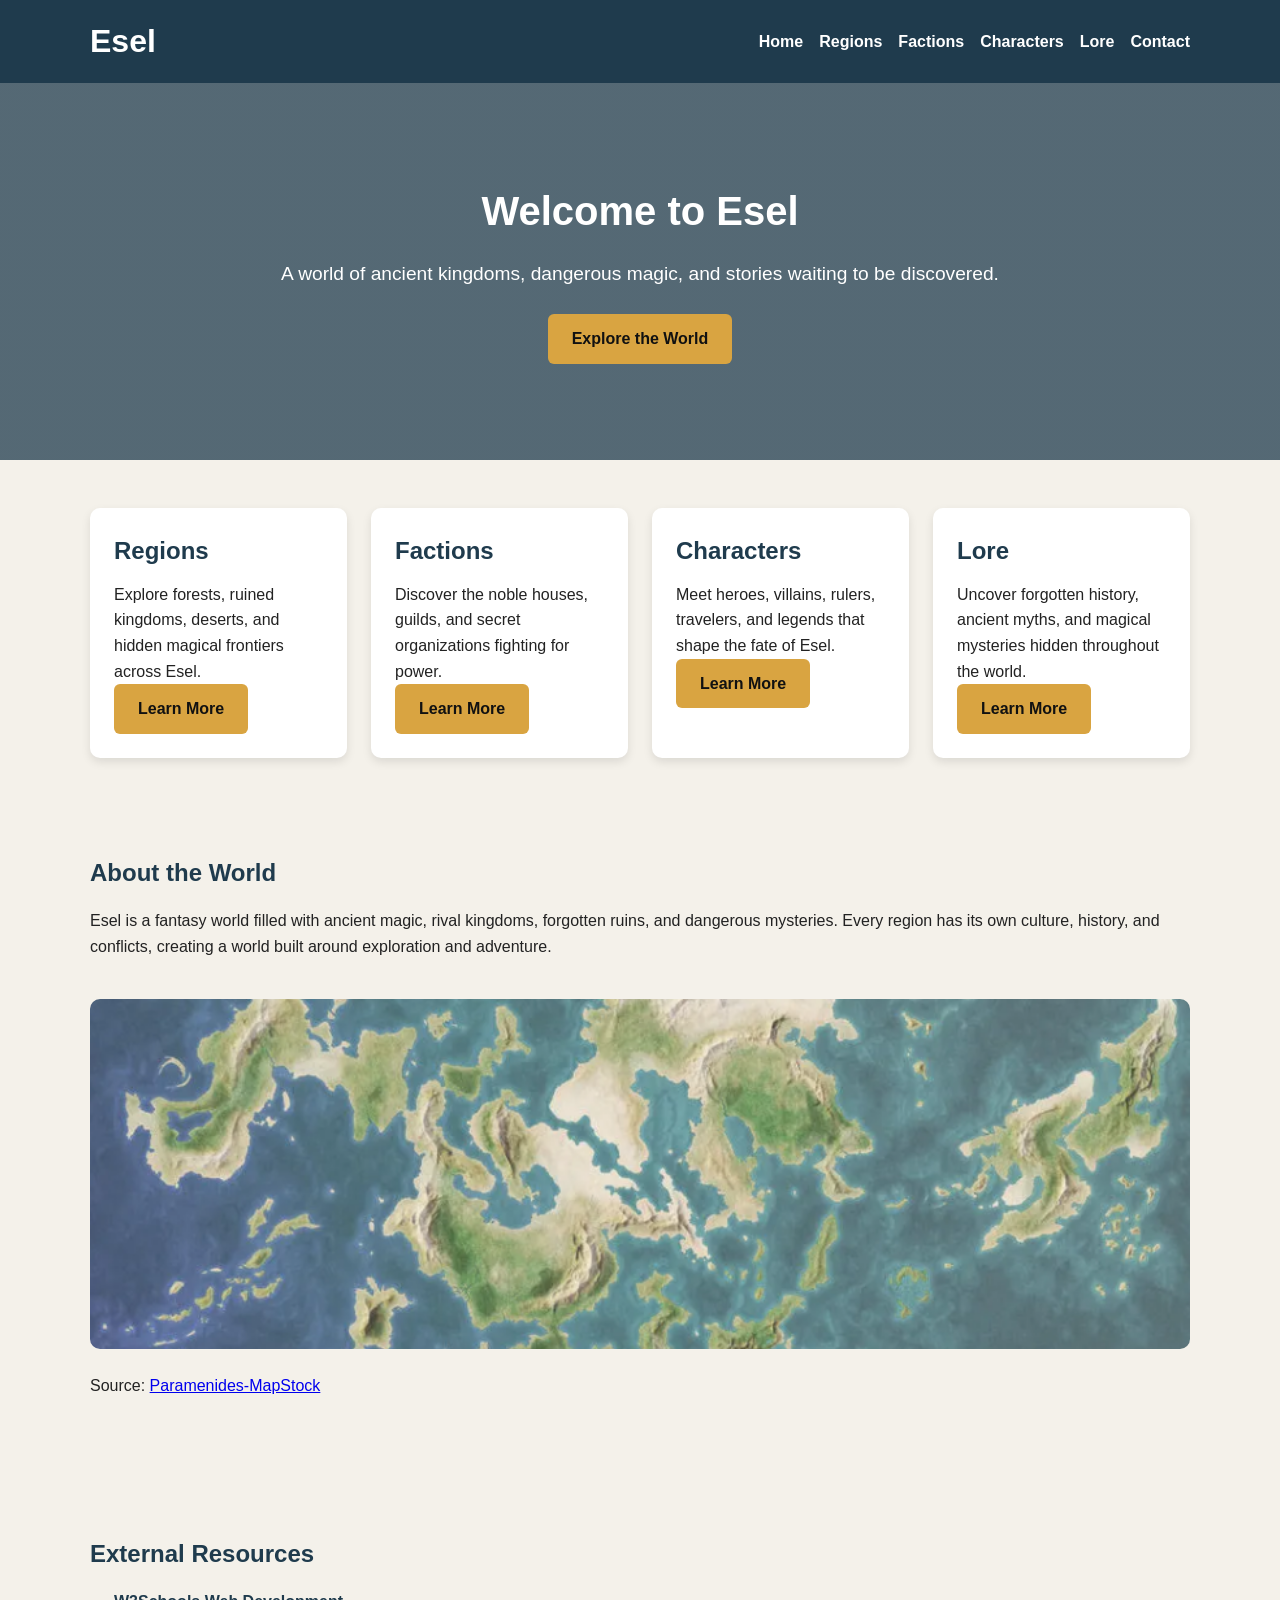
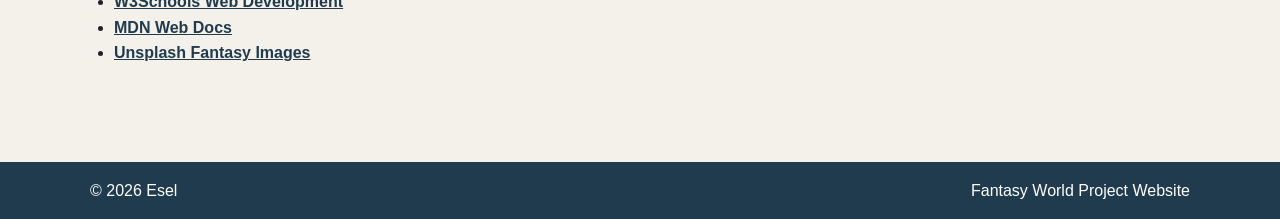
<file: index.html>
<!DOCTYPE html>
<html lang="en">
<head>
  <meta charset="UTF-8" />
  <meta name="viewport" content="width=device-width, initial-scale=1.0" />

  <title>Home | Esel</title>

  <meta
    name="description"
    content="Explore Esel, a fantasy world filled with magic, mystery, factions, and adventure."
  />

  <link rel="stylesheet" href="style.css" />
</head>

<body>

  <header class="site-header">
    <div class="container">

      <a class="logo" href="index.html">Esel</a>

      <nav class="main-nav" aria-label="Main navigation">
        <ul>
          <li><a href="index.html">Home</a></li>
          <li><a href="regions.html">Regions</a></li>
          <li><a href="factions.html">Factions</a></li>
          <li><a href="characters.html">Characters</a></li>
          <li><a href="lore.html">Lore</a></li>
          <li><a href="contact.html">Contact</a></li>
        </ul>
      </nav>

    </div>
  </header>

  <main>

    <section class="hero">
      <div class="container">

        <h1>Welcome to Esel</h1>

        <p>
          A world of ancient kingdoms, dangerous magic, and stories waiting to be discovered.
        </p>

        <a class="btn" href="regions.html">Explore the World</a>

      </div>
    </section>

    <section class="features">
      <div class="container">

        <div class="card-grid">

          <article class="card">
            <h2>Regions</h2>

            <p>
              Explore forests, ruined kingdoms, deserts, and hidden magical frontiers across Esel.
            </p>

            <a class="btn" href="regions.html">Learn More</a>
          </article>

          <article class="card">
            <h2>Factions</h2>

            <p>
              Discover the noble houses, guilds, and secret organizations fighting for power.
            </p>

            <a class="btn" href="factions.html">Learn More</a>
          </article>

          <article class="card">
            <h2>Characters</h2>

            <p>
              Meet heroes, villains, rulers, travelers, and legends that shape the fate of Esel.
            </p>

            <a class="btn" href="characters.html">Learn More</a>
          </article>

          <article class="card">
            <h2>Lore</h2>

            <p>
              Uncover forgotten history, ancient myths, and magical mysteries hidden throughout the world.
            </p>

            <a class="btn" href="lore.html">Learn More</a>
          </article>

        </div>
      </div>
    </section>

    <section class="about-world">
      <div class="container">

        <h2>About the World</h2>

        <p>
          Esel is a fantasy world filled with ancient magic, rival kingdoms,
          forgotten ruins, and dangerous mysteries. Every region has its own
          culture, history, and conflicts, creating a world built around
          exploration and adventure.
        </p>

        <img
          class="feature-image"
          src="images/esel-map.png"
          alt="Fantasy world map of Esel showing continents, islands, oceans, and major regions"
        />

        <p>
          Source:
          <a
            href="https://www.deviantart.com/"
            target="_blank"
          >
            Paramenides-MapStock
          </a>
        </p>

      </div>
    </section>

    <section class="page-section">
      <div class="container">

        <h2>External Resources</h2>

        <ul class="external-links">
          <li>
            <a href="https://www.w3schools.com/" target="_blank">
              W3Schools Web Development
            </a>
          </li>

          <li>
            <a href="https://developer.mozilla.org/" target="_blank">
              MDN Web Docs
            </a>
          </li>

          <li>
            <a href="https://unsplash.com/" target="_blank">
              Unsplash Fantasy Images
            </a>
          </li>
        </ul>

      </div>
    </section>

  </main>

  <footer class="site-footer">
    <div class="container footer-content">

      <p>&copy; 2026 Esel</p>

      <p>Fantasy World Project Website</p>

    </div>
  </footer>

</body>
</html>
</file>
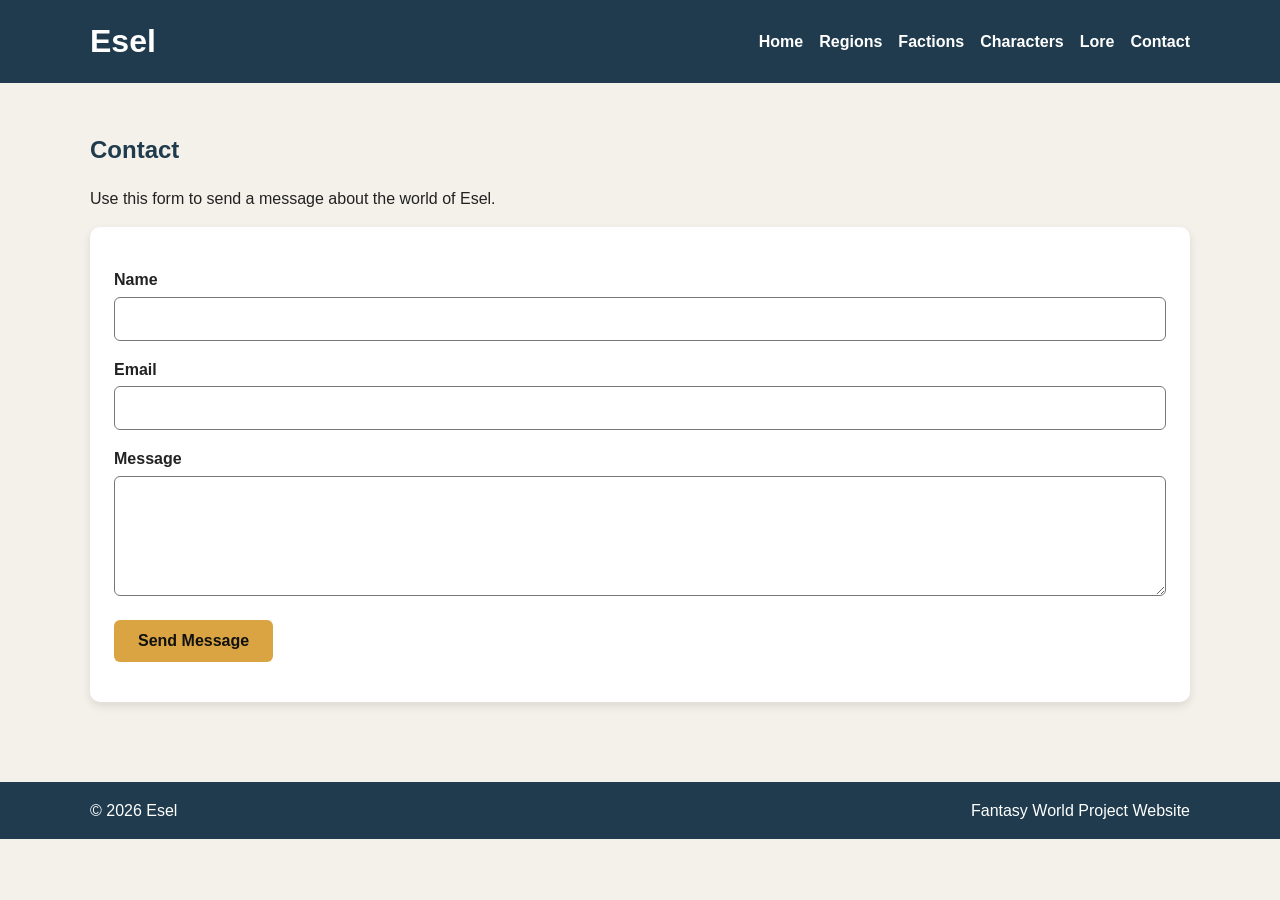
<file: contact.html>
<!DOCTYPE html>
<html lang="en">
<head>
  <meta charset="UTF-8" />
  <meta name="viewport" content="width=device-width, initial-scale=1.0" />

  <title>Contact | Esel</title>
  <meta name="description" content="Contact the creator of the Esel fantasy world website." />

  <link rel="stylesheet" href="style.css" />
</head>

<body>
  <header class="site-header">
    <div class="container">
      <a class="logo" href="index.html">Esel</a>

      <nav class="main-nav" aria-label="Main navigation">
        <ul>
          <li><a href="index.html">Home</a></li>
          <li><a href="regions.html">Regions</a></li>
          <li><a href="factions.html">Factions</a></li>
          <li><a href="characters.html">Characters</a></li>
          <li><a href="lore.html">Lore</a></li>
          <li><a href="contact.html">Contact</a></li>
        </ul>
      </nav>
    </div>
  </header>

  <main>
    <section class="page-section">
      <div class="container">
        <h1>Contact</h1>

        <p>
          Use this form to send a message about the world of Esel.
        </p>

        <form id="contactForm">
          <label for="name">Name</label>
          <input type="text" id="name" name="name" />

          <label for="email">Email</label>
          <input type="email" id="email" name="email" />

          <label for="message">Message</label>
          <textarea id="message" name="message"></textarea>

          <button type="submit">Send Message</button>

          <p id="formMessage"></p>
        </form>
      </div>
    </section>
  </main>

  <footer class="site-footer">
    <div class="container footer-content">
      <p>&copy; 2026 Esel</p>
      <p>Fantasy World Project Website</p>
    </div>
  </footer>

  <script src="script.js"></script>
</body>
</html>
</file>
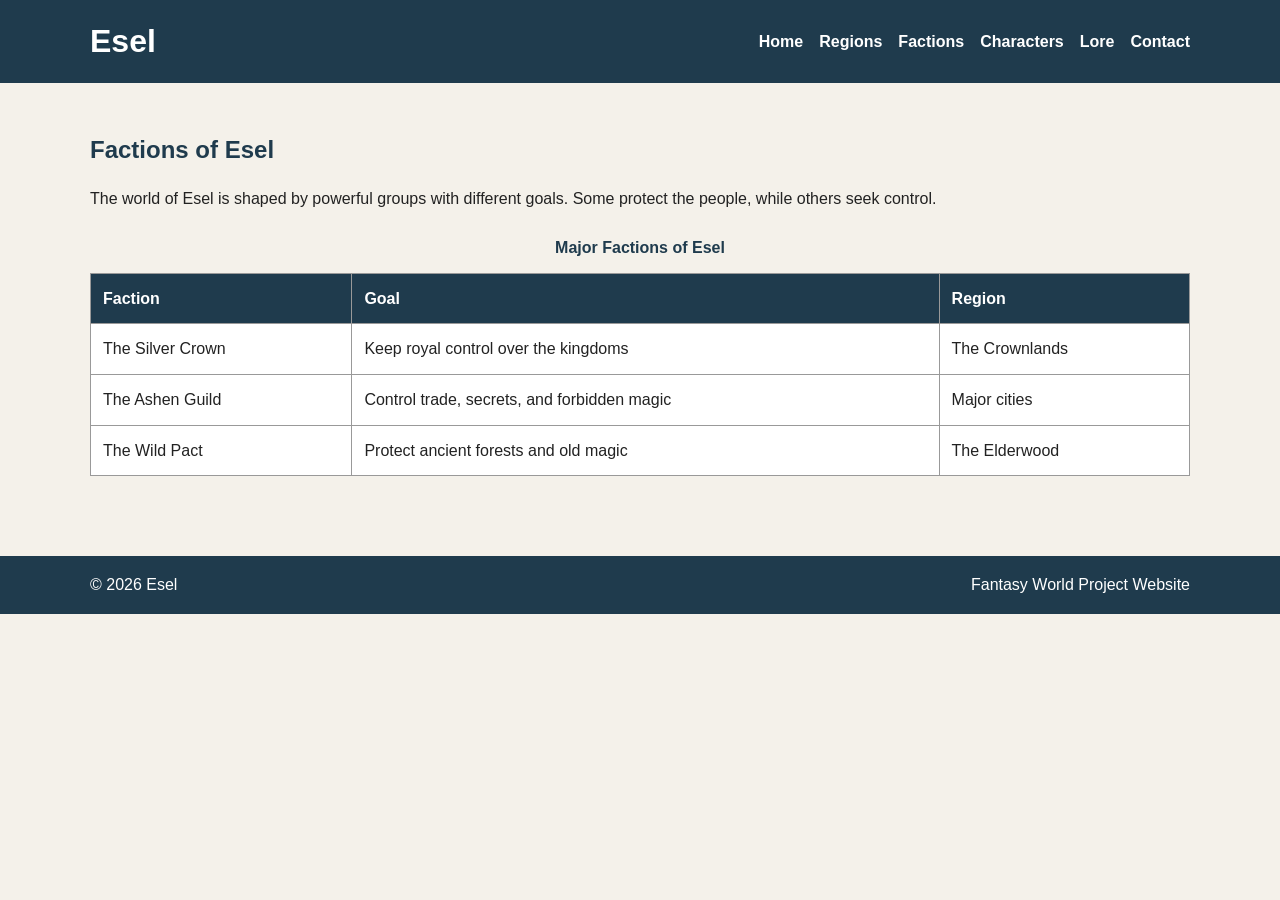
<file: factions.html>
<!DOCTYPE html>
<html lang="en">
<head>
  <meta charset="UTF-8" />
  <meta name="viewport" content="width=device-width, initial-scale=1.0" />

  <title>Factions | Esel</title>
  <meta name="description" content="Learn about the major factions of Esel and the groups fighting for power." />

  <link rel="stylesheet" href="style.css" />
</head>

<body>
  <header class="site-header">
    <div class="container">
      <a class="logo" href="index.html">Esel</a>

      <nav class="main-nav" aria-label="Main navigation">
        <ul>
          <li><a href="index.html">Home</a></li>
          <li><a href="regions.html">Regions</a></li>
          <li><a href="factions.html">Factions</a></li>
          <li><a href="characters.html">Characters</a></li>
          <li><a href="lore.html">Lore</a></li>
          <li><a href="contact.html">Contact</a></li>
        </ul>
      </nav>
    </div>
  </header>

  <main>
    <section class="page-section">
      <div class="container">
        <h1>Factions of Esel</h1>

        <p>
          The world of Esel is shaped by powerful groups with different goals.
          Some protect the people, while others seek control.
        </p>

        <table>
          <caption>Major Factions of Esel</caption>
          <thead>
            <tr>
              <th>Faction</th>
              <th>Goal</th>
              <th>Region</th>
            </tr>
          </thead>
          <tbody>
            <tr>
              <td>The Silver Crown</td>
              <td>Keep royal control over the kingdoms</td>
              <td>The Crownlands</td>
            </tr>
            <tr>
              <td>The Ashen Guild</td>
              <td>Control trade, secrets, and forbidden magic</td>
              <td>Major cities</td>
            </tr>
            <tr>
              <td>The Wild Pact</td>
              <td>Protect ancient forests and old magic</td>
              <td>The Elderwood</td>
            </tr>
          </tbody>
        </table>
      </div>
    </section>
  </main>

  <footer class="site-footer">
    <div class="container footer-content">
      <p>&copy; 2026 Esel</p>
      <p>Fantasy World Project Website</p>
    </div>
  </footer>
</body>
</html>
</file>
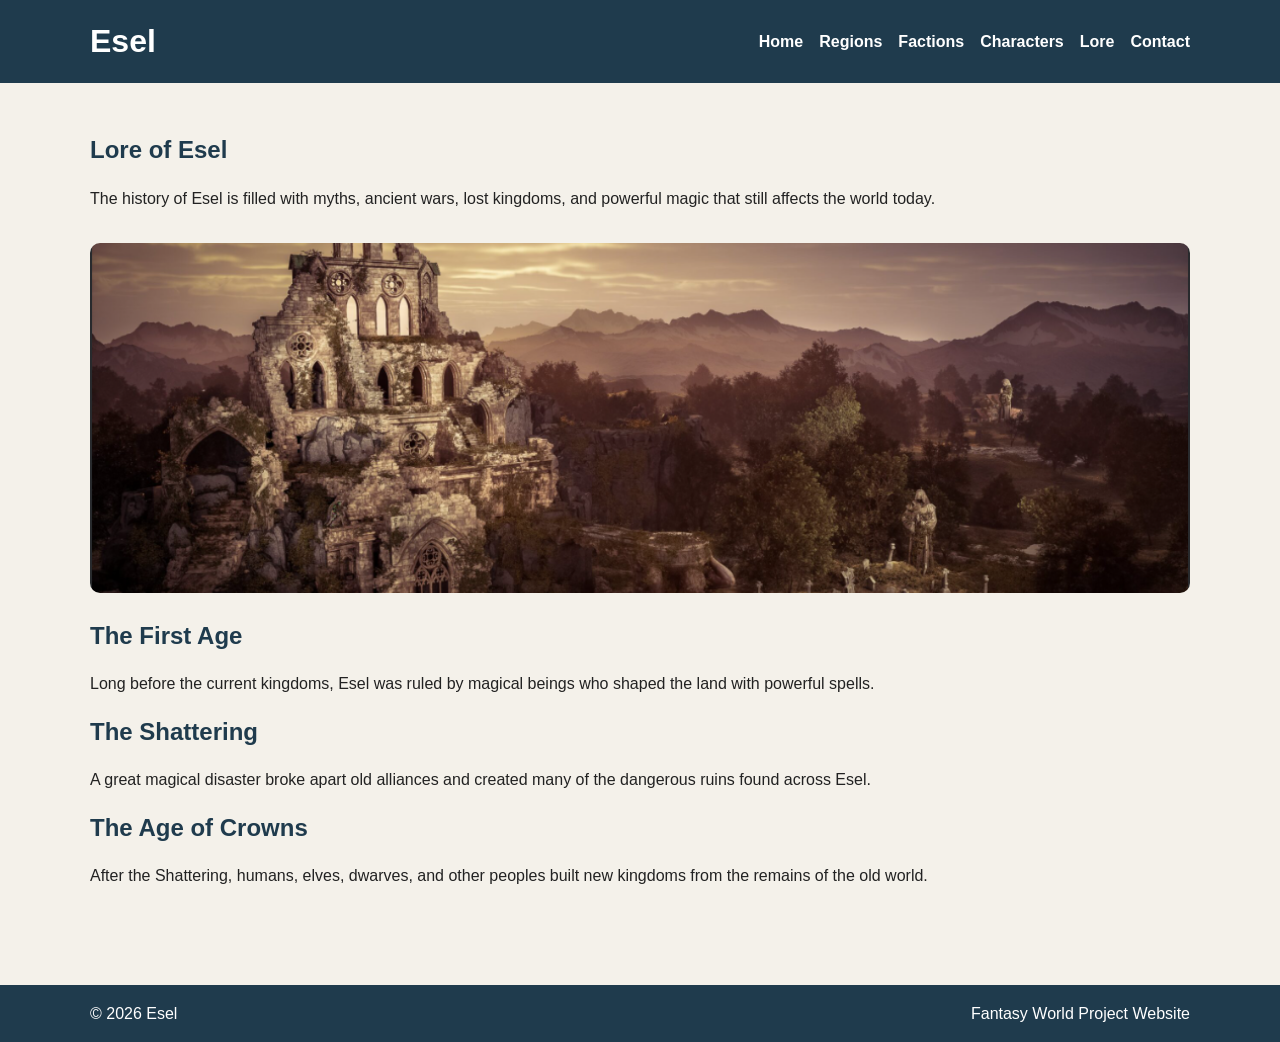
<file: lore.html>
<!DOCTYPE html>
<html lang="en">
<head>
  <meta charset="UTF-8" />
  <meta name="viewport" content="width=device-width, initial-scale=1.0" />

  <title>Lore | Esel</title>

  <meta
    name="description"
    content="Discover the myths, legends, and ancient history of Esel."
  />

  <link rel="stylesheet" href="style.css" />
</head>

<body>

  <header class="site-header">
    <div class="container">

      <a class="logo" href="index.html">Esel</a>

      <nav class="main-nav" aria-label="Main navigation">
        <ul>
          <li><a href="index.html">Home</a></li>
          <li><a href="regions.html">Regions</a></li>
          <li><a href="factions.html">Factions</a></li>
          <li><a href="characters.html">Characters</a></li>
          <li><a href="lore.html">Lore</a></li>
          <li><a href="contact.html">Contact</a></li>
        </ul>
      </nav>

    </div>
  </header>

  <main>

    <section class="page-section">
      <div class="container">

        <h1>Lore of Esel</h1>

        <p>
          The history of Esel is filled with myths, ancient wars, lost kingdoms,
          and powerful magic that still affects the world today.
        </p>

        <img
          class="feature-image"
          src="images/lore-ruins.png"
          alt="Ancient ruined kingdom in Esel surrounded by mountains and forgotten history"
        />

        <h2>The First Age</h2>

        <p>
          Long before the current kingdoms, Esel was ruled by magical beings
          who shaped the land with powerful spells.
        </p>

        <h2>The Shattering</h2>

        <p>
          A great magical disaster broke apart old alliances and created many
          of the dangerous ruins found across Esel.
        </p>

        <h2>The Age of Crowns</h2>

        <p>
          After the Shattering, humans, elves, dwarves, and other peoples built
          new kingdoms from the remains of the old world.
        </p>

      </div>
    </section>

  </main>

  <footer class="site-footer">
    <div class="container footer-content">

      <p>&copy; 2026 Esel</p>

      <p>Fantasy World Project Website</p>

    </div>
  </footer>

</body>
</html>
</file>
<file: style.css>
* {
  box-sizing: border-box;
  margin: 0;
  padding: 0;
}

html {
  scroll-behavior: smooth;
}

body {
  font-family: Arial, sans-serif;
  line-height: 1.6;
  background-color: #f4f1ea;
  color: #222;
}

.container {
  width: 90%;
  max-width: 1100px;
  margin: 0 auto;
}

.site-header {
  background-color: #1f3b4d;
  color: white;
  padding: 1rem 0;
  position: sticky;
  top: 0;
  z-index: 1000;
}

.site-header .container {
  display: flex;
  justify-content: space-between;
  align-items: center;
  gap: 1rem;
  flex-wrap: wrap;
}

.logo {
  font-size: 2rem;
  color: white;
  text-decoration: none;
  font-weight: bold;
}

.main-nav ul {
  list-style: none;
  display: flex;
  gap: 1rem;
  flex-wrap: wrap;
}

.main-nav a {
  color: white;
  text-decoration: none;
  font-weight: bold;
}

.main-nav a:hover,
.main-nav a:focus {
  text-decoration: underline;
}

.hero {
  background: linear-gradient(rgba(31, 59, 77, 0.75), rgba(31, 59, 77, 0.75)),
    url("https://images.unsplash.com/photo-1511497584788-876760111969?auto=format&fit=crop&w=1600&q=80")
    center/cover no-repeat;
  color: white;
  text-align: center;
  padding: 6rem 1rem;
}

.hero h1 {
  font-size: 2.5rem;
  margin-bottom: 1rem;
}

.hero p {
  font-size: 1.2rem;
  margin-bottom: 1.5rem;
}

.btn {
  display: inline-block;
  background-color: #d9a441;
  color: #111;
  text-decoration: none;
  padding: 0.75rem 1.5rem;
  border-radius: 6px;
  font-weight: bold;
}

.btn:hover,
.btn:focus {
  background-color: #c28f2e;
}

.features {
  padding: 3rem 0;
}

.card-grid {
  display: grid;
  grid-template-columns: repeat(auto-fit, minmax(220px, 1fr));
  gap: 1.5rem;
}

.card {
  background-color: white;
  padding: 1.5rem;
  border-radius: 10px;
  box-shadow: 0 4px 10px rgba(0, 0, 0, 0.1);
}

.card h2 {
  margin-bottom: 0.75rem;
  color: #1f3b4d;
}

.about-world {
  padding: 3rem 0 4rem;
}

.about-world h2 {
  margin-bottom: 1rem;
  color: #1f3b4d;
}

.about-world p {
  margin-bottom: 1.5rem;
}

.page-section {
  padding: 3rem 0;
}

.page-section h1,
.page-section h2 {
  color: #1f3b4d;
  margin-bottom: 1rem;
}

.page-section p,
.page-section ul {
  margin-bottom: 1rem;
}

.page-section ul {
  padding-left: 1.5rem;
}

.feature-image {
  width: 100%;
  max-height: 350px;
  object-fit: cover;
  border-radius: 10px;
  margin: 1rem 0;
}

table {
  width: 100%;
  border-collapse: collapse;
  margin-top: 1.5rem;
  background-color: white;
}

caption {
  font-weight: bold;
  margin-bottom: 0.75rem;
  color: #1f3b4d;
}

th,
td {
  border: 1px solid #999;
  padding: 0.75rem;
  text-align: left;
}

th {
  background-color: #1f3b4d;
  color: white;
}

form {
  background-color: white;
  padding: 1.5rem;
  border-radius: 10px;
  box-shadow: 0 4px 10px rgba(0, 0, 0, 0.1);
}

label {
  display: block;
  font-weight: bold;
  margin-top: 1rem;
}

input,
textarea {
  width: 100%;
  padding: 0.75rem;
  margin-top: 0.25rem;
  border: 1px solid #777;
  border-radius: 6px;
  font-size: 1rem;
}

textarea {
  min-height: 120px;
}

button {
  margin-top: 1rem;
  background-color: #d9a441;
  color: #111;
  border: none;
  padding: 0.75rem 1.5rem;
  border-radius: 6px;
  font-weight: bold;
  cursor: pointer;
  font-size: 1rem;
}

button:hover,
button:focus {
  background-color: #c28f2e;
}

.error {
  color: #8b0000;
  font-weight: bold;
  margin-top: 1rem;
}

.success {
  color: #1f6f3d;
  font-weight: bold;
  margin-top: 1rem;
}

.external-links a {
  color: #1f3b4d;
  font-weight: bold;
}

.site-footer {
  background-color: #1f3b4d;
  color: white;
  padding: 1rem 0;
  margin-top: 2rem;
}

.footer-content {
  display: flex;
  justify-content: space-between;
  gap: 1rem;
  flex-wrap: wrap;
}

@media (max-width: 700px) {
  .site-header .container,
  .footer-content {
    flex-direction: column;
    text-align: center;
  }

  .main-nav ul {
    justify-content: center;
  }

  .hero h1 {
    font-size: 2rem;
  }

  .main-nav a,
  .btn,
  button {
    min-height: 46px;
    display: inline-flex;
    align-items: center;
    justify-content: center;
  }

  table {
    font-size: 0.9rem;
  }
}
</file>
